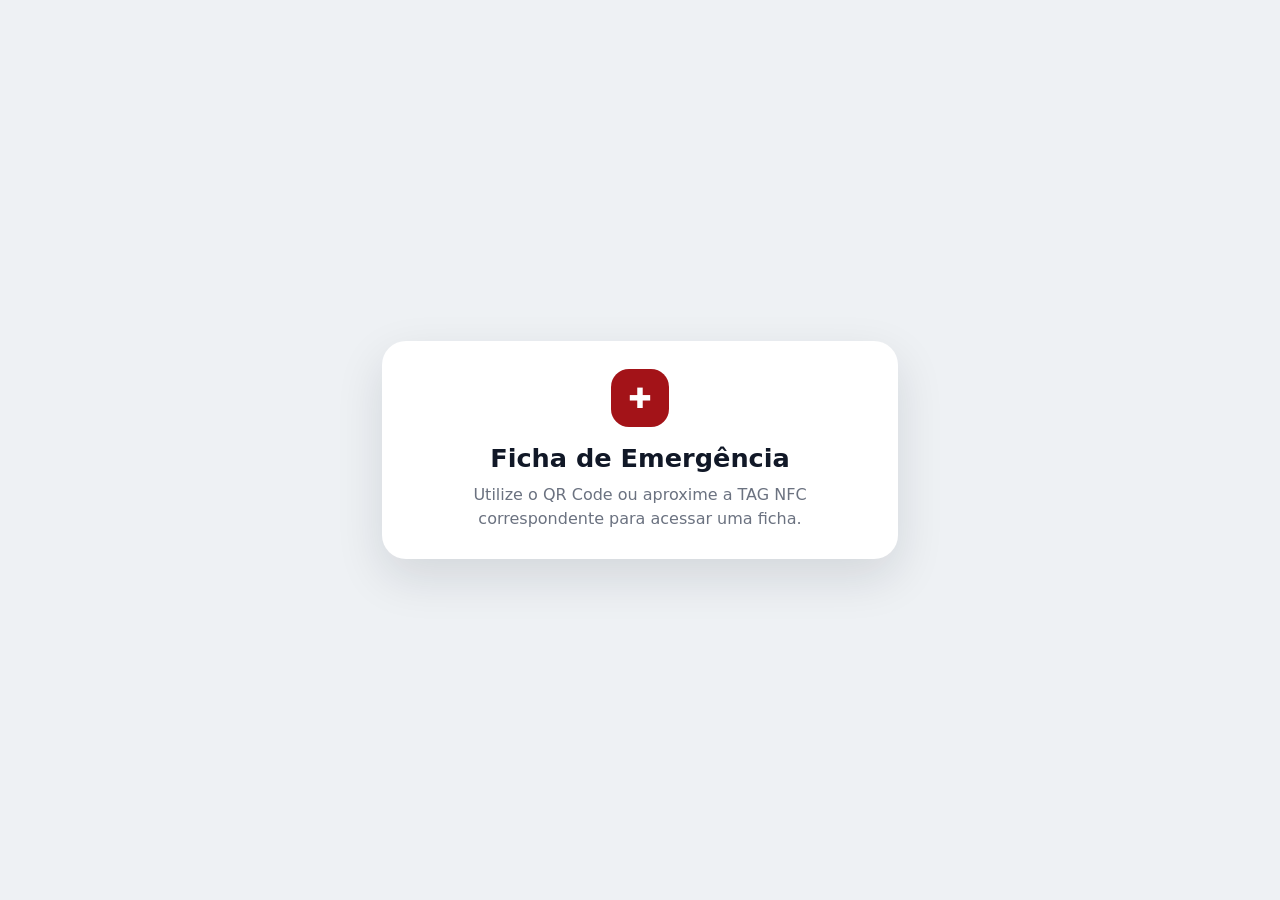
<file: index.html>
<!DOCTYPE html>
<html lang="pt-BR"><head><meta charset="UTF-8"><meta name="viewport" content="width=device-width,initial-scale=1"><title>Ficha de Emergência</title>
<style>body{margin:0;min-height:100vh;display:grid;place-items:center;background:#eef1f4;font-family:system-ui,-apple-system,Segoe UI,sans-serif;color:#111827}.card{width:min(88vw,460px);background:#fff;border-radius:24px;padding:28px;box-shadow:0 18px 48px rgba(17,24,39,.12);text-align:center}.icon{width:58px;height:58px;margin:0 auto 16px;display:grid;place-items:center;border-radius:18px;background:#a31318;color:#fff;font-size:28px}h1{margin:0 0 10px;font-size:1.6rem}p{margin:0;color:#6b7280;line-height:1.5}</style></head>
<body><div class="card"><div class="icon">✚</div><h1>Ficha de Emergência</h1><p>Utilize o QR Code ou aproxime a TAG NFC correspondente para acessar uma ficha.</p></div></body></html>
</file>
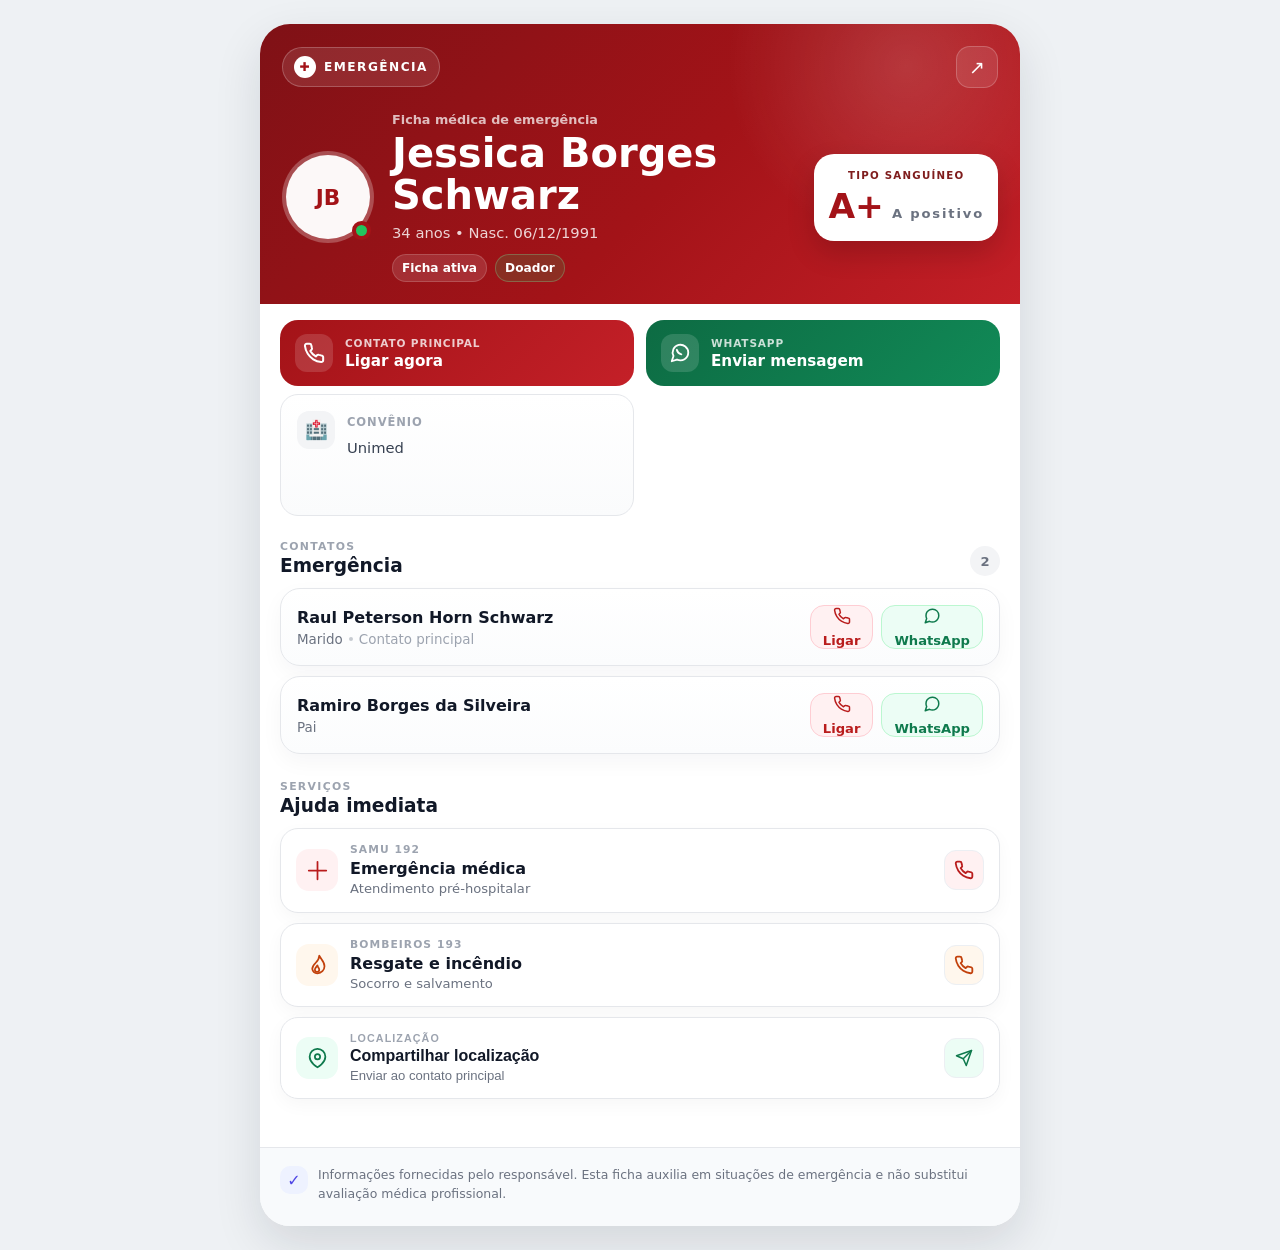
<file: e/CJA8B9E6/index.html>
<!DOCTYPE html>
<html lang="pt-BR">
<head>
<meta charset="UTF-8">
<meta name="viewport" content="width=device-width, initial-scale=1.0">
<meta name="theme-color" content="#991b1b">
<title>Ficha de Emergência</title>
<link rel="stylesheet" href="../../assets/style.css">
</head>
<body>
<main class="app-shell">
<section class="profile-card">
  <div class="hero">
    <div class="hero-top">
      <div class="brand-pill"><span class="brand-icon">✚</span><span>EMERGÊNCIA</span></div>
      <button class="icon-btn" id="shareBtn" aria-label="Compartilhar ficha">↗</button>
    </div>
    <div class="profile-head">
      <div class="avatar-wrap">
        <div class="avatar-ring">
          <img id="foto" class="avatar" alt="Foto da pessoa">
          <div id="initials" class="avatar-fallback">--</div>
        </div>
        <span class="status-dot"></span>
      </div>
      <div class="identity">
        <p class="kicker">Ficha médica de emergência</p>
        <h1 id="nome"></h1>
        <p id="idade" class="age-line"></p>
        <div class="hero-badges">
          <span class="soft-badge">Ficha ativa</span>
          <span id="doadorBadge" class="soft-badge soft-badge-green">Doador</span>
        </div>
      </div>
      <div class="blood-badge"><span>TIPO</span><strong id="sangue"></strong></div>
    </div>
  </div>

  <div class="quick-actions">
    <a id="callPrimary" class="quick-action quick-red" href="#"><span class="qa-icon">☎</span><span><small>CONTATO PRINCIPAL</small><strong>Ligar agora</strong></span></a>
    <a id="whatsPrimary" class="quick-action quick-green" href="#" target="_blank" rel="noopener"><span class="qa-icon">◉</span><span><small>WHATSAPP</small><strong>Enviar mensagem</strong></span></a>
  </div>

  <section id="alergiasCard" class="alert-card hidden">
    <div class="section-title"><div class="section-icon">!</div><div><span>ATENÇÃO IMEDIATA</span><h2>Alergias</h2></div></div>
    <p data-value></p>
  </section>

  <section class="info-grid">
    <article id="medicamentosCard" class="info-card hidden"><div class="icon-box">💊</div><div><span class="info-label">Medicamentos</span><p data-value></p></div></article>
    <article id="condicoesCard" class="info-card hidden"><div class="icon-box">🩺</div><div><span class="info-label">Condições médicas</span><p data-value></p></div></article>
    <article id="convenioCard" class="info-card hidden"><div class="icon-box">🏥</div><div><span class="info-label">Convênio</span><p data-value></p></div></article>
    <article id="orientacoesCard" class="info-card hidden"><div class="icon-box">📋</div><div><span class="info-label">Orientações</span><p data-value></p></div></article>
  </section>

  <section class="contacts-section">
    <div class="section-heading-row"><div><span class="eyebrow-dark">CONTATOS</span><h2>Emergência</h2></div><span id="contactCount" class="count-pill">0</span></div>
    <div id="contatos" class="contacts-list"></div>
  </section>

  <section class="service-section">
    <div class="section-heading-row"><div><span class="eyebrow-dark">SERVIÇOS</span><h2>Ajuda imediata</h2></div></div>
    <div class="service-grid">
      <a class="service-card emergency-medical" href="tel:192">
        <span class="service-icon">
          <svg viewBox="0 0 24 24" aria-hidden="true" fill="none" stroke="currentColor" stroke-width="2" stroke-linecap="round" stroke-linejoin="round"><path d="M12 2v20M2 12h20"/></svg>
        </span>
        <span class="service-copy"><small>SAMU 192</small><strong>Emergência médica</strong><span>Atendimento pré-hospitalar</span></span>
        <span class="service-action phone"><svg viewBox="0 0 24 24" aria-hidden="true" fill="none" stroke="currentColor" stroke-width="2.2" stroke-linecap="round" stroke-linejoin="round"><path d="M22 16.92v3a2 2 0 0 1-2.18 2 19.8 19.8 0 0 1-8.63-3.07 19.5 19.5 0 0 1-6-6A19.8 19.8 0 0 1 2.12 4.18 2 2 0 0 1 4.11 2h3a2 2 0 0 1 2 1.72c.12.9.33 1.78.62 2.63a2 2 0 0 1-.45 2.11L8 9.73a16 16 0 0 0 6 6l1.27-1.27a2 2 0 0 1 2.11-.45c.85.29 1.73.5 2.63.62A2 2 0 0 1 22 16.92z"/></svg></span>
      </a>

      <a class="service-card emergency-fire" href="tel:193">
        <span class="service-icon">
          <svg viewBox="0 0 24 24" aria-hidden="true" fill="none" stroke="currentColor" stroke-width="2" stroke-linecap="round" stroke-linejoin="round"><path d="M12 22c4.4 0 8-3.6 8-8 0-5-4-8-6-12 0 4-2 6-4 8-2 2-4 4-4 7a6 6 0 0 0 6 5z"/><path d="M9 18c0-2 1.5-3 3-5 0 2 2 3 2 5a2.5 2.5 0 0 1-5 0z"/></svg>
        </span>
        <span class="service-copy"><small>BOMBEIROS 193</small><strong>Resgate e incêndio</strong><span>Socorro e salvamento</span></span>
        <span class="service-action phone"><svg viewBox="0 0 24 24" aria-hidden="true" fill="none" stroke="currentColor" stroke-width="2.2" stroke-linecap="round" stroke-linejoin="round"><path d="M22 16.92v3a2 2 0 0 1-2.18 2 19.8 19.8 0 0 1-8.63-3.07 19.5 19.5 0 0 1-6-6A19.8 19.8 0 0 1 2.12 4.18 2 2 0 0 1 4.11 2h3a2 2 0 0 1 2 1.72c.12.9.33 1.78.62 2.63a2 2 0 0 1-.45 2.11L8 9.73a16 16 0 0 0 6 6l1.27-1.27a2 2 0 0 1 2.11-.45c.85.29 1.73.5 2.63.62A2 2 0 0 1 22 16.92z"/></svg></span>
      </a>

      <button class="service-card emergency-location" id="locationBtn">
        <span class="service-icon">
          <svg viewBox="0 0 24 24" aria-hidden="true" fill="none" stroke="currentColor" stroke-width="2" stroke-linecap="round" stroke-linejoin="round"><path d="M21 10c0 7-9 12-9 12S3 17 3 10a9 9 0 1 1 18 0z"/><circle cx="12" cy="10" r="3"/></svg>
        </span>
        <span class="service-copy"><small>LOCALIZAÇÃO</small><strong>Compartilhar localização</strong><span>Enviar ao contato principal</span></span>
        <span class="service-action">
          <svg viewBox="0 0 24 24" aria-hidden="true" fill="none" stroke="currentColor" stroke-width="2" stroke-linecap="round" stroke-linejoin="round"><line x1="22" y1="2" x2="11" y2="13"/><polygon points="22 2 15 22 11 13 2 9 22 2"/></svg>
        </span>
      </button>
    </div>
    <p id="locationStatus" class="status-text"></p>
  </section>

  <footer class="footer-note"><div class="shield">✓</div><p>Informações fornecidas pelo responsável. Esta ficha auxilia em situações de emergência e não substitui avaliação médica profissional.</p></footer>
</section>
</main>
<script src="data.js"></script>
<script src="../../assets/app.js"></script>
</body>
</html>
</file>
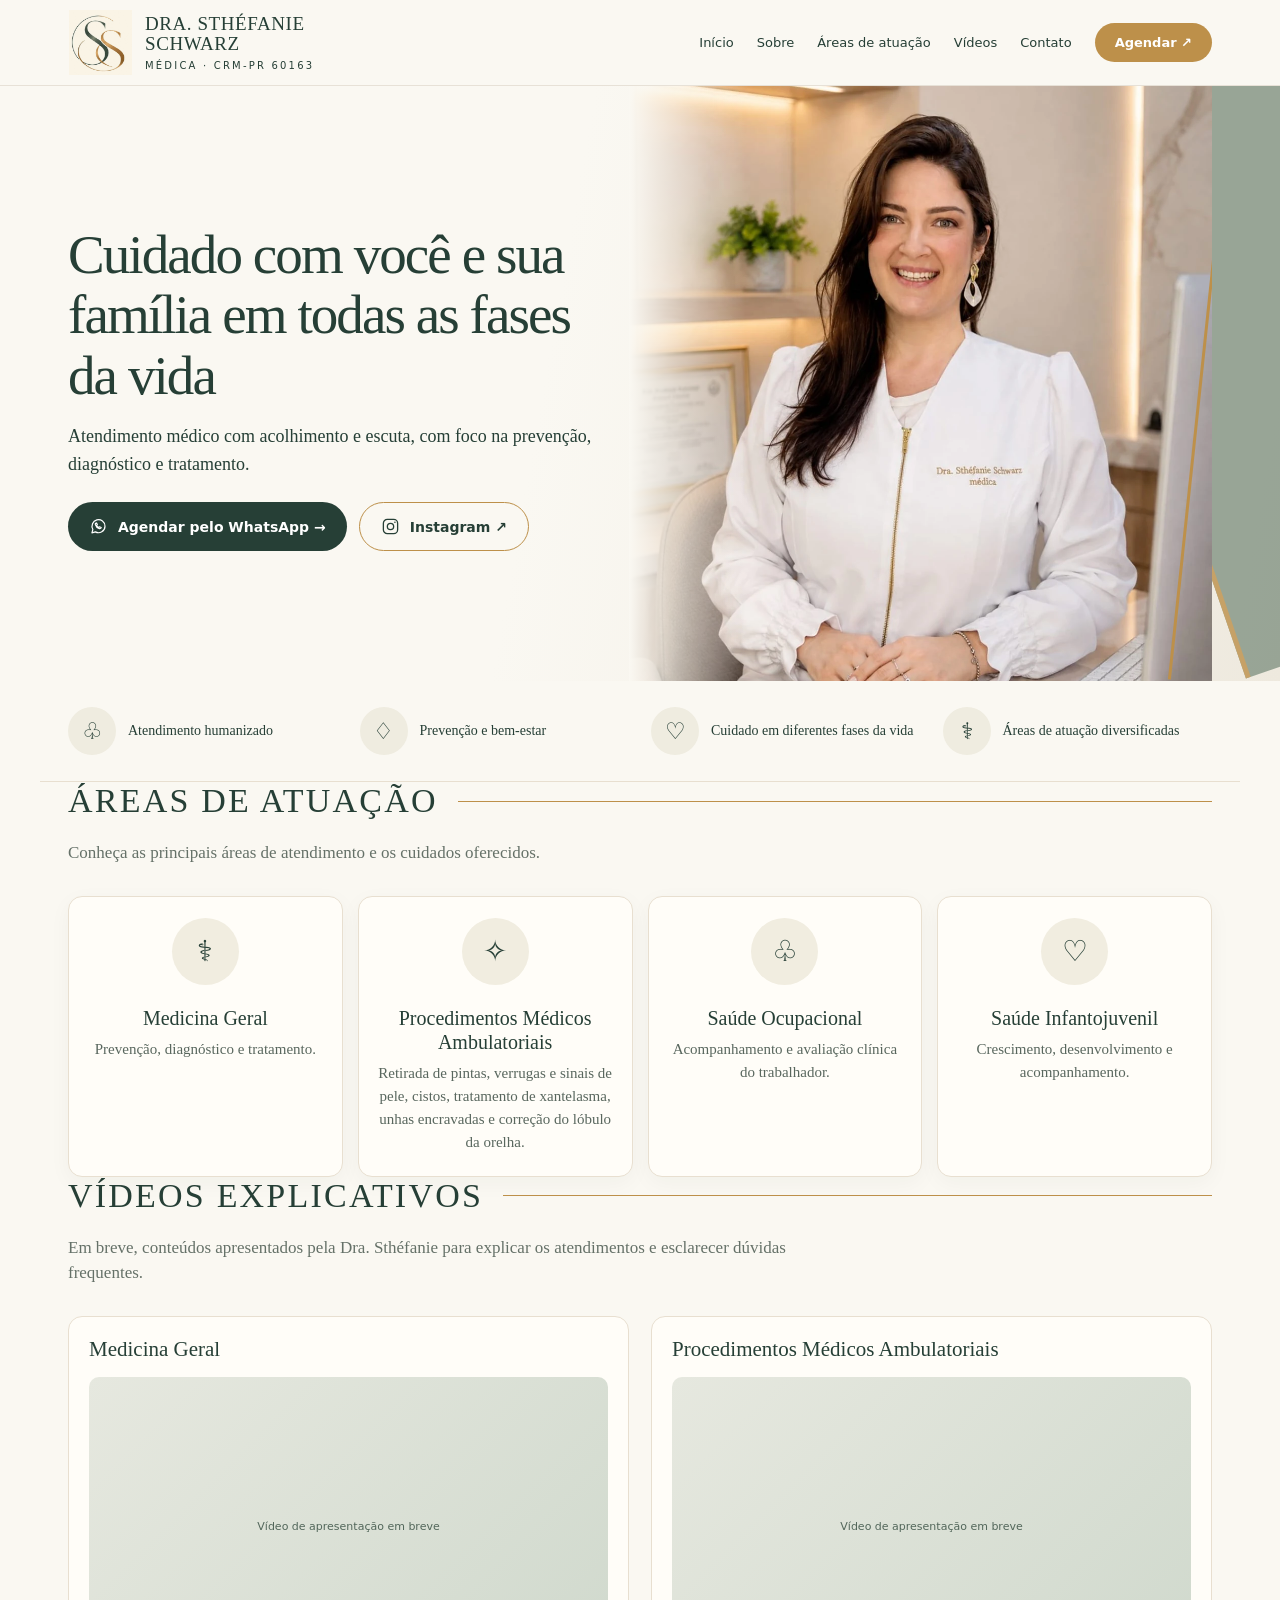
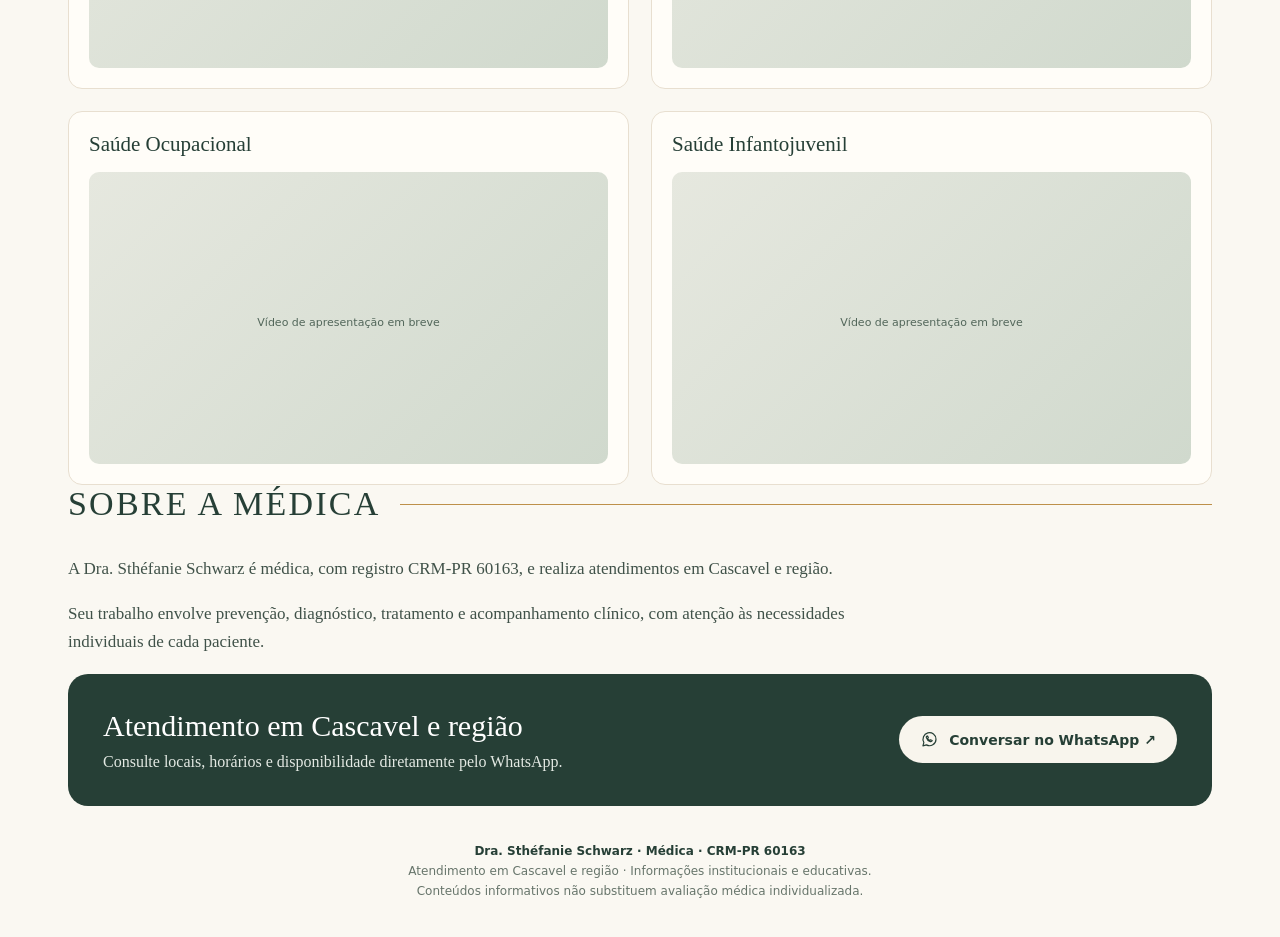
<file: e/DFBNHX1I/index.html>
<!doctype html><html lang="pt-BR"><head><meta charset="utf-8"><meta name="viewport" content="width=device-width,initial-scale=1"><meta name="theme-color" content="#f9f7f0"><meta name="description" content="Dra. Sthéfanie Schwarz, médica CRM-PR 60163. Conheça as áreas de atuação e entre em contato em Cascavel e região."><title>Dra. Sthéfanie Schwarz | CRM-PR 60163</title>
<style>
:root{--forest:#263f36;--sage:#839484;--gold:#bd904a;--cream:#faf8f2;--muted:#657168;--border:#e8dfd0}*{box-sizing:border-box}html{scroll-behavior:smooth}body{margin:0;background:var(--cream);color:var(--forest);font-family:Georgia,'Times New Roman',serif}a{color:inherit}button{font:inherit} .wrap{max-width:1200px;margin:auto;padding:0 28px}header{position:sticky;top:0;background:#faf8f2f4;backdrop-filter:blur(12px);z-index:10;border-bottom:1px solid #e7e1d7}nav{display:flex;align-items:center;justify-content:space-between;gap:18px;min-height:85px}.identity{display:flex;align-items:center;gap:12px;text-decoration:none;min-width:0}.identity img{width:65px;height:65px;object-fit:contain;mix-blend-mode:multiply}.identity strong{font-size:19px;font-weight:normal;line-height:1.03;letter-spacing:.03em}.identity small{display:block;font:10px system-ui,sans-serif;letter-spacing:.22em;margin-top:6px}.navlinks{display:flex;align-items:center;gap:23px;font:13px system-ui,sans-serif}.navlinks a{text-decoration:none}.navlinks a:hover{color:var(--gold)}.nav-cta{background:var(--gold);color:#fff;padding:12px 20px;border-radius:30px;font-weight:650;text-decoration:none;white-space:nowrap}.hero{position:relative;overflow:hidden;background:linear-gradient(100deg,#faf8f2 0%,#faf8f2 43%,#eee9de 100%)}.hero:before{content:'';position:absolute;right:-100px;top:-190px;width:260px;height:760px;background:var(--sage);transform:rotate(-19deg);border-left:5px solid var(--gold);opacity:.8}.hero-inner{display:grid;grid-template-columns:49% 51%;min-height:595px;position:relative}.hero-copy{align-self:center;padding:40px 32px 55px 0;z-index:2}.eyebrow{font:700 11px system-ui,sans-serif;letter-spacing:.23em;color:#a37b3e;text-transform:uppercase}.hero h1{font-size:clamp(39px,4.3vw,64px);font-weight:normal;line-height:1.1;letter-spacing:-.035em;margin:24px 0 17px}.hero p{font-size:18px;line-height:1.52;max-width:525px;margin:0 0 24px}.actions{display:flex;flex-wrap:wrap;gap:12px}.btn{display:inline-flex;align-items:center;justify-content:center;text-decoration:none;padding:14px 21px;border-radius:28px;font:600 14px system-ui,sans-serif;transition:transform .18s}.btn:hover{transform:translateY(-2px)}.btn-green{background:var(--forest);color:#fff}.btn-outline{border:1px solid var(--gold);color:var(--forest)}.hero-image{position:relative;min-height:595px;overflow:hidden;align-self:stretch}.hero-image img{width:100%;height:100%;object-fit:cover;object-position:center 28%;position:absolute;inset:0}.hero-image:before{content:'';position:absolute;inset:0;z-index:1;background:linear-gradient(90deg,#faf8f2 0%,transparent 20%)}.hero-image:after{content:'';position:absolute;right:10px;top:0;height:100%;border-right:3px solid var(--gold);z-index:1;transform:rotate(6deg)}.benefits{display:grid;grid-template-columns:repeat(4,1fr);gap:22px;padding-top:26px;padding-bottom:26px;border-bottom:1px solid var(--border)}.benefit{display:flex;align-items:center;gap:12px;font-size:14px}.benefit .ico{width:48px;height:48px;flex:0 0 48px;border-radius:50%;background:#efece0;display:grid;place-items:center;font-size:23px;color:var(--forest)}section{padding:74px 0}.section-heading{display:flex;align-items:center;gap:20px;margin-bottom:32px}.section-heading h2{font-size:34px;font-weight:normal;letter-spacing:.065em;text-transform:uppercase;white-space:nowrap;margin:0}.section-heading:after{content:'';height:1px;background:var(--gold);flex:1}.intro{color:var(--muted);font-size:17px;max-width:760px;line-height:1.5;margin:-12px 0 30px}.cards{display:grid;grid-template-columns:repeat(4,minmax(0,1fr));gap:15px}.card{border:1px solid var(--border);border-radius:14px;background:#fffdf8;padding:21px 15px;display:flex;flex-direction:column;align-items:center;text-align:center;box-shadow:0 6px 22px #1b34230a}.card-icon{background:#f1ede0;border-radius:50%;width:67px;height:67px;display:grid;place-items:center;font-size:29px;margin-bottom:13px}.card h3{font-size:20px;font-weight:normal;line-height:1.2;min-height:48px;margin:0 0 10px}.card p{font-size:14px;line-height:1.45;flex:1;color:#59675e;margin:0 0 17px}.video{width:100%;aspect-ratio:16/9;border-radius:10px;overflow:hidden;background:linear-gradient(135deg,#e6e8df,#d0d9cd);display:grid;place-items:center;position:relative}.video .play{width:58px;height:40px;background:#c42c28;color:white;border-radius:12px;display:grid;place-items:center;font-size:21px}.video iframe{width:100%;height:100%;border:0}.video-label{font:11px system-ui,sans-serif;color:#52665a;margin-top:8px}.card .watch{display:block;margin-top:14px;width:100%;border:1px solid var(--gold);border-radius:25px;padding:9px;color:#86652f;text-decoration:none;font-size:14px;background:transparent;cursor:pointer}.card .watch[disabled]{opacity:.6;cursor:default}.about-grid{display:grid;grid-template-columns:1.4fr .65fr .85fr;gap:34px}.about-grid p{font-size:17px;line-height:1.65;color:#405249;margin-top:0}.quote{background:#f3efe5;border-radius:20px;padding:28px;font-size:20px;line-height:1.5}.quote:before{content:'“';display:block;font-size:65px;color:var(--gold);line-height:.9}.place{border-left:1px solid var(--gold);padding-left:26px}.place h3{font-size:23px;font-weight:normal;margin-top:0}.contact{background:var(--forest);color:#fff;border-radius:20px;padding:35px;display:flex;justify-content:space-between;align-items:center;gap:20px}.contact h2{font-size:30px;font-weight:normal;margin:0 0 10px}.contact p{margin:0;color:#e3e9e3;font-size:16px}.contact .btn{background:#f8f5ed;color:var(--forest)}footer{padding:35px 20px;text-align:center;color:#67756b;font:12px/1.7 system-ui,sans-serif}footer strong{color:var(--forest)}.small-note{font:12px/1.5 system-ui,sans-serif;color:#66756a;margin-top:14px}
@media(max-width:950px){.navlinks{gap:12px}.cards{grid-template-columns:repeat(2,1fr)}.about-grid{grid-template-columns:1fr 1fr}.about-grid>div:first-child{grid-column:1/-1}.hero-inner{grid-template-columns:52% 48%}.hero-image{min-height:530px}.hero-inner{min-height:530px}.hero h1{font-size:43px}}@media(max-width:650px){.wrap{padding:0 18px}nav{min-height:73px}.identity img{width:49px;height:49px}.identity strong{font-size:15px}.identity small{font-size:8px}.navlinks a:not(.nav-cta){display:none}.nav-cta{padding:10px 13px;font-size:12px}.hero-inner{display:flex;flex-direction:column-reverse;min-height:0}.hero-image{height:370px;min-height:370px;margin:0 -18px}.hero-image img{object-position:center 25%}.hero-image:before{background:linear-gradient(0deg,#faf8f2 0%,transparent 23%)}.hero-copy{padding:8px 0 42px}.hero h1{font-size:41px;margin:14px 0}.hero p{font-size:16px}.actions{gap:10px}.btn{padding:12px 16px;font-size:13px}.benefits{grid-template-columns:1fr 1fr;gap:16px}.benefit{font-size:12px}.benefit .ico{width:38px;height:38px;flex-basis:38px;font-size:20px}section{padding:50px 0}.section-heading h2{font-size:25px;white-space:normal}.cards{grid-template-columns:1fr}.card h3{min-height:0}.about-grid{grid-template-columns:1fr}.about-grid>div:first-child{grid-column:auto}.place{border-left:0;border-top:1px solid var(--gold);padding:20px 0 0}.contact{flex-direction:column;align-items:start;padding:25px}.contact h2{font-size:26px}}

/* Ajustes de legibilidade e responsividade — versão 3 */
html,body{width:100%;max-width:100%;overflow-x:clip}#atuacao,#sobre,#contato{scroll-margin-top:96px}
.about-simple{display:block;max-width:850px}.about-simple>div:first-child{grid-column:auto}
@media(max-width:650px){
 .wrap{width:100%;max-width:100%;padding-left:20px;padding-right:20px}
 .hero:before{display:none}.hero-image:after{display:none}
 .hero-inner{display:flex;flex-direction:column-reverse}
 .hero-image{width:calc(100% + 40px);margin-left:-20px;margin-right:-20px;height:355px;min-height:355px}
 .hero-copy{padding:18px 0 36px;min-width:0}
 .hero h1{font-size:clamp(30px,8.2vw,39px);line-height:1.14;letter-spacing:-.025em;overflow-wrap:break-word}
 .hero p{font-size:16px;line-height:1.5}
 .actions{display:grid;grid-template-columns:1fr;gap:10px}.actions .btn{width:100%;max-width:100%}
 .benefits{grid-template-columns:1fr 1fr;gap:14px 10px}
 .benefit{min-width:0;overflow-wrap:anywhere;line-height:1.3}
 section{padding-top:42px;padding-bottom:42px}
 .section-heading{min-width:0;gap:12px;margin-bottom:22px}
 .section-heading h2{font-size:clamp(23px,6.3vw,30px);line-height:1.2;letter-spacing:.015em;white-space:normal;min-width:0}
 .section-heading:after{min-width:20px}
 .intro{font-size:16px;line-height:1.55;margin:0 0 22px;overflow-wrap:break-word}
 .cards{display:grid;grid-template-columns:minmax(0,1fr);gap:16px;min-width:0}
 .card{min-width:0;width:100%;padding:22px 18px;overflow:hidden}
 .card h3{font-size:22px;overflow-wrap:break-word}
 .card p{font-size:15px;max-width:100%}
 .video{min-width:0;width:100%;aspect-ratio:16/9;min-height:0}
 .about-simple{display:block}.about-simple p{font-size:16px}
 .contact{padding:24px;gap:18px}.contact h2{font-size:25px}
 .contact .btn{max-width:100%;width:100%;text-align:center}
 footer{padding:28px 18px}
}
@media(max-width:380px){.identity strong{font-size:13px}.identity small{font-size:7px;letter-spacing:.12em}.identity img{width:43px;height:43px}.nav-cta{padding:9px 10px;font-size:11px}}

/* V4: áreas objetivas e vídeos em seção independente */
.area-card{justify-content:flex-start;gap:8px;min-height:190px}
.area-card h3{min-height:0;margin:0}
.area-card p{flex:0 0 auto;margin:0;font-size:15px;line-height:1.55}
.video-cards{display:grid;grid-template-columns:repeat(2,minmax(0,1fr));gap:22px}
.video-item{background:#fffdf8;border:1px solid var(--border);border-radius:14px;padding:20px;min-width:0}
.video-item h3{font-size:21px;font-weight:normal;margin:0 0 15px}
.video-item .video{min-height:0;aspect-ratio:16/9}
.video-play{cursor:pointer;border:0;background:var(--forest);color:white;border-radius:28px;padding:12px 19px;font:600 14px system-ui,sans-serif}
#atuacao,#videos,#sobre,#contato{scroll-margin-top:115px}
@media(max-width:760px){.area-card{min-height:0;padding:24px 20px}.area-card h3{font-size:24px}.area-card p{font-size:16px}.video-cards{grid-template-columns:1fr;gap:16px}.video-item{padding:16px}.video-item h3{font-size:21px}}

/* V5 — ícones sociais vetoriais e maior respiro no mobile */
.social-icon{width:19px;height:19px;flex:0 0 19px;display:inline-block;fill:none;stroke:currentColor;stroke-width:1.65;stroke-linecap:round;stroke-linejoin:round;vertical-align:middle}
.social-icon .ig-dot{fill:currentColor;stroke:none}
.actions .btn,.contact .btn{gap:11px}
@media(max-width:650px){
 .hero-copy{padding-bottom:58px}
 .actions{gap:17px;margin-top:30px}
 .actions .btn{min-height:53px}
 .benefits{padding-top:35px;padding-bottom:40px;row-gap:23px}
 #atuacao{padding-top:66px;padding-bottom:68px}
 #atuacao .section-heading{margin-bottom:31px}
 #atuacao .intro{margin-bottom:35px;line-height:1.65}
 #atuacao .cards{gap:27px}
 #atuacao .area-card{padding:35px 22px 38px;gap:15px;border-radius:20px}
 #atuacao .area-card .card-icon{margin-bottom:9px}
 #atuacao .area-card h3{line-height:1.25}
 #atuacao .area-card p{line-height:1.6}
 #videos,#sobre,#contato{padding-top:65px;padding-bottom:65px}
 .video-cards{gap:25px}
 .contact{gap:27px}
}
/* V6: impede que regras globais estiquem os ícones sociais no celular */
.actions .btn svg.social-icon,.contact .btn svg.social-icon{width:19px!important;height:19px!important;min-width:19px!important;max-width:19px!important;min-height:19px!important;max-height:19px!important;flex:0 0 19px!important;position:static!important;transform:none!important;display:inline-block!important;vertical-align:middle!important}
.actions .btn,.contact .btn{display:inline-flex;align-items:center;justify-content:center;gap:10px;max-width:100%;min-width:0}
.actions .btn span,.contact .btn span{min-width:0;white-space:normal}
@media(max-width:650px){.actions .btn{width:100%;padding:14px 18px}.actions .btn svg.social-icon,.contact .btn svg.social-icon{width:18px!important;height:18px!important;min-width:18px!important;max-width:18px!important;min-height:18px!important;max-height:18px!important;flex-basis:18px!important}}
.wa-icon{width:18px!important;height:18px!important;flex:0 0 18px!important;stroke-width:1.5!important;overflow:visible}
</style></head><body>
<header><nav class="wrap"><a class="identity" href="#inicio"><img src="assets/monograma.webp" alt="Monograma SS"><span><strong>DRA. STHÉFANIE<br>SCHWARZ</strong><small>MÉDICA · CRM-PR 60163</small></span></a><div class="navlinks"><a href="#inicio">Início</a><a href="#sobre">Sobre</a><a href="#atuacao">Áreas de atuação</a><a href="#videos">Vídeos</a><a href="#contato">Contato</a><a class="nav-cta" data-wa href="https://wa.me/5545999994755" target="_blank" rel="noopener noreferrer">Agendar ↗</a></div></nav></header>
<main><div class="hero" id="inicio"><div class="wrap hero-inner"><div class="hero-copy"><h1>Cuidado com você e sua família em todas as fases da vida</h1><p>Atendimento médico com acolhimento e escuta, com foco na prevenção, diagnóstico e tratamento.</p><div class="actions"><a class="btn btn-green" data-wa href="https://wa.me/5545999994755" target="_blank" rel="noopener noreferrer"><svg class="social-icon wa-icon" viewBox="0 0 24 24" aria-hidden="true"><path d="M20.2 11.6a8.2 8.2 0 0 1-12.1 7.2L3.7 20l1.2-4.3a8.2 8.2 0 1 1 15.3-4.1Z"/><path d="M8.3 8.1c-.4.4-.5.9-.3 1.5.6 2.1 3 4.5 5.1 5.1.6.2 1.1.1 1.5-.3l.8-1.1-2.2-1-.9 1c-1.2-.6-2.1-1.5-2.7-2.7l1-.9-1-2.2-1.3.6Z"/></svg><span>Agendar pelo WhatsApp →</span></a><a class="btn btn-outline" data-instagram href="https://www.instagram.com/dra.sthefanieschwarz/" target="_blank" rel="noopener noreferrer"><svg class="social-icon" viewBox="0 0 24 24" aria-hidden="true"><rect x="3" y="3" width="18" height="18" rx="5"/><circle cx="12" cy="12" r="4"/><circle class="ig-dot" cx="17.6" cy="6.6" r="1"/></svg><span>Instagram ↗</span></a></div></div><div class="hero-image"><img src="assets/sthefanie.webp" alt="Dra. Sthéfanie Schwarz em seu consultório" fetchpriority="high"></div></div></div>
<div class="wrap benefits"><div class="benefit"><span class="ico">♧</span>Atendimento humanizado</div><div class="benefit"><span class="ico">♢</span>Prevenção e bem-estar</div><div class="benefit"><span class="ico">♡</span>Cuidado em diferentes fases da vida</div><div class="benefit"><span class="ico">⚕</span>Áreas de atuação diversificadas</div></div>
<section class="wrap" id="atuacao"><div class="section-heading"><h2>Áreas de atuação</h2></div><p class="intro">Conheça as principais áreas de atendimento e os cuidados oferecidos.</p><div class="cards" id="atuacao-cards"></div></section>
<section class="wrap" id="videos"><div class="section-heading"><h2>Vídeos explicativos</h2></div><p class="intro">Em breve, conteúdos apresentados pela Dra. Sthéfanie para explicar os atendimentos e esclarecer dúvidas frequentes.</p><div class="video-cards" id="video-cards"></div></section>
<section class="wrap" id="sobre"><div class="section-heading"><h2>Sobre a médica</h2></div><div class="about-grid about-simple"><div><p>A Dra. Sthéfanie Schwarz é médica, com registro CRM-PR 60163, e realiza atendimentos em Cascavel e região.</p><p>Seu trabalho envolve prevenção, diagnóstico, tratamento e acompanhamento clínico, com atenção às necessidades individuais de cada paciente.</p></div></div></section>
<section class="wrap" id="contato"><div class="contact"><div><h2>Atendimento em Cascavel e região</h2><p>Consulte locais, horários e disponibilidade diretamente pelo WhatsApp.</p></div><a class="btn" data-wa href="https://wa.me/5545999994755" target="_blank" rel="noopener noreferrer"><svg class="social-icon wa-icon" viewBox="0 0 24 24" aria-hidden="true"><path d="M20.2 11.6a8.2 8.2 0 0 1-12.1 7.2L3.7 20l1.2-4.3a8.2 8.2 0 1 1 15.3-4.1Z"/><path d="M8.3 8.1c-.4.4-.5.9-.3 1.5.6 2.1 3 4.5 5.1 5.1.6.2 1.1.1 1.5-.3l.8-1.1-2.2-1-.9 1c-1.2-.6-2.1-1.5-2.7-2.7l1-.9-1-2.2-1.3.6Z"/></svg><span>Conversar no WhatsApp ↗</span></a></div></section></main>
<footer><strong>Dra. Sthéfanie Schwarz · Médica · CRM-PR 60163</strong><br>Atendimento em Cascavel e região · Informações institucionais e educativas.<br>Conteúdos informativos não substituem avaliação médica individualizada.</footer>
<script>
const defaults=[{titulo:'Medicina Geral',descricao:'Prevenção, diagnóstico e tratamento.',youtube:''},{titulo:'Procedimentos Médicos Ambulatoriais',descricao:'Retirada de pintas, verrugas e sinais de pele, cistos, tratamento de xantelasma, unhas encravadas e correção do lóbulo da orelha.',youtube:''},{titulo:'Saúde Ocupacional',descricao:'Acompanhamento e avaliação clínica do trabalhador.',youtube:''},{titulo:'Saúde Infantojuvenil',descricao:'Crescimento, desenvolvimento e acompanhamento.',youtube:''}];
const symbols=['⚕','✧','♧','♡'];
function getId(url){try{const u=new URL(url);if(u.hostname==='youtu.be')return u.pathname.split('/')[1];if(['youtube.com','www.youtube.com','m.youtube.com'].includes(u.hostname)){if(u.pathname==='/watch')return u.searchParams.get('v');if(u.pathname.startsWith('/shorts/')||u.pathname.startsWith('/embed/'))return u.pathname.split('/')[2]}}catch(e){}return null}
function render(items){
 const areas=document.getElementById('atuacao-cards');
 const videos=document.getElementById('video-cards');
 areas.replaceChildren(); videos.replaceChildren();
 items.forEach((v,i)=>{
  const card=document.createElement('article');card.className='card area-card';
  const icon=document.createElement('div');icon.className='card-icon';icon.textContent=symbols[i%symbols.length];
  const h=document.createElement('h3');h.textContent=v.titulo;
  const p=document.createElement('p');p.textContent=v.descricao;
  card.append(icon,h,p);areas.append(card);
  const item=document.createElement('article');item.className='video-item';
  const title=document.createElement('h3');title.textContent=v.titulo;
  const vid=document.createElement('div');vid.className='video';
  const id=getId(v.youtube||'');const valid=id&&/^[A-Za-z0-9_-]{11}$/.test(id);
  if(valid){const play=document.createElement('button');play.className='video-play';play.type='button';play.textContent='▶ Assistir apresentação';play.addEventListener('click',()=>{const iframe=document.createElement('iframe');iframe.src='https://www.youtube-nocookie.com/embed/'+id+'?autoplay=1';iframe.title='Apresentação: '+v.titulo;iframe.loading='lazy';iframe.allow='accelerometer; autoplay; clipboard-write; encrypted-media; gyroscope; picture-in-picture; web-share';iframe.allowFullscreen=true;vid.replaceChildren(iframe)});vid.append(play)}
  else {const msg=document.createElement('span');msg.className='video-label';msg.textContent='Vídeo de apresentação em breve';vid.append(msg)}
  item.append(title,vid);videos.append(item);
 });
}

render(defaults);fetch('config.json').then(r=>{if(!r.ok)throw Error();return r.json()}).then(c=>{if(Array.isArray(c.videos))render(c.videos);if(c.whatsapp)document.querySelectorAll('[data-wa]').forEach(a=>a.href='https://wa.me/'+String(c.whatsapp).replace(/\D/g,''));if(c.instagram)document.querySelectorAll('[data-instagram]').forEach(a=>a.href=c.instagram)}).catch(()=>{});
</script></body></html>
</file>
<file: assets/style.css>
*{box-sizing:border-box}html,body{margin:0;min-height:100%;font-family:Inter,system-ui,-apple-system,BlinkMacSystemFont,"Segoe UI",sans-serif;color:#111827;background:#eef1f4}body{padding:24px 12px}.app-shell{width:min(100%,760px);margin:0 auto}.profile-card{background:#fff;border-radius:30px;overflow:hidden;box-shadow:0 18px 48px rgba(17,24,39,.12)}.hero{background:radial-gradient(circle at 85% 15%,rgba(255,255,255,.14),transparent 26%),linear-gradient(135deg,#7f1116 0%,#a31318 55%,#c41f27 100%);color:#fff;padding:22px}.hero-top{display:flex;align-items:center;justify-content:space-between;margin-bottom:24px}.brand-pill{display:inline-flex;align-items:center;gap:8px;padding:8px 11px;border:1px solid rgba(255,255,255,.22);background:rgba(255,255,255,.10);border-radius:999px;font-size:.76rem;font-weight:800;letter-spacing:.12em}.brand-icon{display:grid;place-items:center;width:22px;height:22px;border-radius:50%;background:#fff;color:#a31318}.icon-btn{width:42px;height:42px;border:1px solid rgba(255,255,255,.20);background:rgba(255,255,255,.10);color:#fff;border-radius:14px;font-size:1.2rem;cursor:pointer}.profile-head{display:grid;grid-template-columns:auto 1fr auto;gap:18px;align-items:center}.avatar-wrap{position:relative}.avatar-ring{width:92px;height:92px;padding:4px;border-radius:50%;background:rgba(255,255,255,.25)}.avatar,.avatar-fallback{width:100%;height:100%;border-radius:50%}.avatar{display:none;object-fit:cover}.avatar-fallback{display:grid;place-items:center;background:rgba(255,255,255,.96);color:#a31318;font-weight:800;font-size:1.35rem}.status-dot{position:absolute;right:3px;bottom:3px;width:19px;height:19px;border-radius:50%;background:#22c55e;border:4px solid #a31318}.kicker{margin:0 0 6px;font-size:.8rem;color:rgba(255,255,255,.72);font-weight:600}h1{margin:0;font-size:clamp(1.75rem,5vw,2.5rem);line-height:1.04}.age-line{margin:8px 0 0;color:rgba(255,255,255,.82);font-size:.92rem}.hero-badges{display:flex;gap:8px;flex-wrap:wrap;margin-top:13px}.soft-badge{padding:6px 9px;border-radius:999px;background:rgba(255,255,255,.12);border:1px solid rgba(255,255,255,.16);font-size:.76rem;font-weight:700}.soft-badge-green{background:rgba(34,197,94,.16);border-color:rgba(134,239,172,.28)}.blood-badge{min-width:92px;padding:15px 14px;border-radius:20px;background:#fff;color:#a31318;text-align:center;box-shadow:0 12px 28px rgba(0,0,0,.16)}.blood-badge span{display:block;font-size:.68rem;font-weight:800;letter-spacing:.14em}.blood-badge strong{display:block;margin-top:3px;font-size:2.15rem}.quick-actions{display:grid;grid-template-columns:1fr 1fr;gap:12px;padding:16px 20px 4px}.quick-action{display:flex;align-items:center;gap:12px;min-height:66px;padding:13px 15px;border-radius:18px;color:#fff;text-decoration:none}.quick-red{background:linear-gradient(135deg,#a31318,#c42028)}.quick-green{background:linear-gradient(135deg,#0d6b43,#118a57)}.qa-icon{display:grid;place-items:center;width:38px;height:38px;border-radius:12px;background:rgba(255,255,255,.14);font-size:1.15rem}.quick-action small,.service-card small{display:block;font-size:.66rem;font-weight:800;letter-spacing:.08em;opacity:.78}.quick-action strong{display:block;margin-top:3px;font-size:.95rem}.alert-card{margin:16px 20px;padding:17px;border:1px solid #fecdd3;background:linear-gradient(180deg,#fff8f8 0%,#fff1f2 100%);border-radius:20px}.section-title{display:flex;gap:12px;align-items:center}.section-icon{width:38px;height:38px;display:grid;place-items:center;border-radius:12px;font-weight:900;background:#fee2e2;color:#b91c1c}.section-title span,.eyebrow-dark{display:block;color:#9ca3af;font-size:.68rem;font-weight:800;letter-spacing:.12em}.section-title h2,.section-heading-row h2{margin:2px 0 0;font-size:1.16rem}.alert-card p{margin:13px 0 0;line-height:1.55;color:#7f1d1d;font-weight:600}.info-grid{display:grid;grid-template-columns:1fr 1fr;gap:12px;padding:4px 20px 18px}.info-card{display:flex;gap:12px;min-height:122px;padding:16px;border:1px solid #e5e7eb;border-radius:18px;background:linear-gradient(180deg,#fff 0%,#fafbfc 100%)}.icon-box{flex:0 0 38px;width:38px;height:38px;display:grid;place-items:center;border-radius:12px;background:#f3f4f6;font-size:1.15rem}.info-label{color:#9ca3af;font-size:.72rem;font-weight:800;letter-spacing:.08em;text-transform:uppercase}.info-card p{margin:7px 0 0;color:#374151;line-height:1.45;font-size:.92rem}.contacts-section,.service-section{padding:6px 20px 20px}.section-heading-row{display:flex;justify-content:space-between;align-items:end;margin-bottom:12px}.count-pill{min-width:30px;height:30px;display:grid;place-items:center;padding:0 9px;border-radius:999px;background:#f3f4f6;color:#6b7280;font-size:.82rem;font-weight:800}.contacts-list{display:grid;gap:10px}.contact-card{display:grid;grid-template-columns:1fr auto;gap:12px;align-items:center;padding:14px;border:1px solid #e5e7eb;border-radius:18px}.contact-name{font-weight:800;font-size:.98rem}.contact-role{margin-top:4px;color:#6b7280;font-size:.84rem}.contact-actions{display:flex;gap:8px}.round-action{width:42px;height:42px;border-radius:13px;display:grid;place-items:center;text-decoration:none;font-weight:900}.round-call{background:#111827;color:#fff}.round-wa{background:#ecfdf5;color:#0f7a4d;border:1px solid #bbf7d0}.service-grid{display:grid;grid-template-columns:repeat(3,1fr);gap:10px}.service-card{min-height:92px;padding:13px;border:1px solid #e5e7eb;background:#fff;border-radius:18px;display:flex;flex-direction:column;gap:10px;justify-content:space-between;text-decoration:none;color:#111827;cursor:pointer}.service-icon{width:34px;height:34px;border-radius:11px;display:grid;place-items:center;background:#f3f4f6;font-size:1rem}.service-card strong{display:block;margin-top:2px;font-size:1rem}.status-text{min-height:20px;margin:10px 2px 0;color:#6b7280;font-size:.8rem}.footer-note{display:flex;gap:10px;align-items:flex-start;padding:18px 20px 22px;background:#f8fafc;border-top:1px solid #e5e7eb}.shield{flex:0 0 28px;width:28px;height:28px;display:grid;place-items:center;border-radius:10px;background:#eef2ff;color:#4f46e5;font-weight:900}.footer-note p{margin:0;color:#6b7280;font-size:.78rem;line-height:1.5}.hidden{display:none!important}@media(max-width:620px){body{padding:0}.app-shell{width:100%}.profile-card{min-height:100vh;border-radius:0}.profile-head{grid-template-columns:auto 1fr}.blood-badge{grid-column:1/-1;width:100%;display:flex;align-items:center;justify-content:space-between;min-width:0;padding:12px 16px}.blood-badge strong{font-size:1.8rem;margin:0}.quick-actions,.info-grid,.service-grid{grid-template-columns:1fr}.info-card{min-height:auto}}@media(max-width:420px){.hero{padding:18px 16px}.quick-actions,.info-grid,.contacts-section,.service-section{padding-left:16px;padding-right:16px}.alert-card{margin-left:16px;margin-right:16px}.avatar-ring{width:78px;height:78px}h1{font-size:1.6rem}}


/* ===== V4.1 - Contatos e ajuda imediata refinados ===== */
.contact-card{
  padding:16px;
  border-radius:20px;
  background:linear-gradient(180deg,#ffffff 0%,#fbfcfd 100%);
  box-shadow:0 8px 22px rgba(17,24,39,.04);
}
.contact-main{min-width:0}
.contact-name{font-size:1rem;line-height:1.25}
.contact-role{display:flex;align-items:center;gap:6px;flex-wrap:wrap}
.contact-role .dot{width:4px;height:4px;border-radius:50%;background:#c7cbd1}
.contact-role .primary-label{color:#9ca3af}
.contact-actions{align-items:center}
.round-action{
  width:auto;
  min-width:44px;
  height:44px;
  padding:0 12px;
  gap:7px;
  border-radius:14px;
  font-size:.82rem;
  font-weight:800;
}
.round-action svg{width:18px;height:18px;flex:0 0 18px}
.round-call{background:#111827;color:#fff}
.round-wa{background:#ecfdf5;color:#0f7a4d;border:1px solid #bbf7d0}
.round-label{display:inline-block}

.service-grid{
  display:grid;
  grid-template-columns:1fr;
  gap:10px;
}
.service-card{
  min-height:0;
  padding:14px 15px;
  border-radius:18px;
  display:grid;
  grid-template-columns:auto 1fr auto;
  align-items:center;
  gap:12px;
  text-align:left;
  box-shadow:0 6px 18px rgba(17,24,39,.035);
}
.service-icon{
  width:42px;
  height:42px;
  border-radius:13px;
  background:#f3f4f6;
}
.service-icon svg{width:21px;height:21px}
.service-copy small{
  display:block;
  color:#9ca3af;
  font-size:.67rem;
  font-weight:800;
  letter-spacing:.1em;
  opacity:1;
}
.service-copy strong{display:block;margin-top:3px;font-size:1rem}
.service-copy span{display:block;margin-top:3px;color:#6b7280;font-size:.82rem;line-height:1.25}
.service-action{
  width:40px;
  height:40px;
  border-radius:12px;
  display:grid;
  place-items:center;
  background:#f8fafc;
  border:1px solid #eceff3;
}
.service-action svg{width:18px;height:18px}
.service-card.emergency-medical .service-icon,
.service-card.emergency-medical .service-action{color:#b91c1c;background:#fff1f2}
.service-card.emergency-fire .service-icon,
.service-card.emergency-fire .service-action{color:#c2410c;background:#fff7ed}
.service-card.emergency-location .service-icon,
.service-card.emergency-location .service-action{color:#0f7a4d;background:#ecfdf5}
.service-card:active{transform:translateY(1px)}
.status-text{margin:8px 2px 0}

@media(max-width:460px){
  .contact-card{grid-template-columns:1fr;align-items:stretch}
  .contact-actions{display:grid;grid-template-columns:1fr 1fr}
  .round-action{width:100%;justify-content:center}
}


/* ===== V4.2 - refinamento final de ações e tipo sanguíneo ===== */

.blood-badge{
  display:flex;
  flex-direction:column;
  align-items:center;
  justify-content:center;
  gap:2px;
}
.blood-badge .blood-label{
  display:block;
  font-size:.64rem;
  font-weight:800;
  letter-spacing:.12em;
  color:#7f1d1d;
}
.blood-badge .blood-text{
  display:flex;
  align-items:baseline;
  gap:8px;
}
.blood-badge .blood-name{
  font-size:.82rem;
  color:#6b7280;
  font-weight:700;
}

@media(max-width:620px){
  .blood-badge{
    flex-direction:row;
    justify-content:space-between;
    gap:12px;
  }
  .blood-badge .blood-text{
    margin-left:auto;
  }
}

.contact-actions .round-call{
  background:#fff1f2;
  color:#b91c1c;
  border:1px solid #fecdd3;
}
.contact-actions .round-call:hover,
.contact-actions .round-call:focus-visible{
  background:#ffe4e6;
}

.quick-action.quick-red .qa-icon svg,
.quick-action.quick-green .qa-icon svg{
  width:22px;
  height:22px;
}

.service-action.phone{
  color:inherit;
}

.service-action.phone svg{
  width:20px;
  height:20px;
}
</file>
